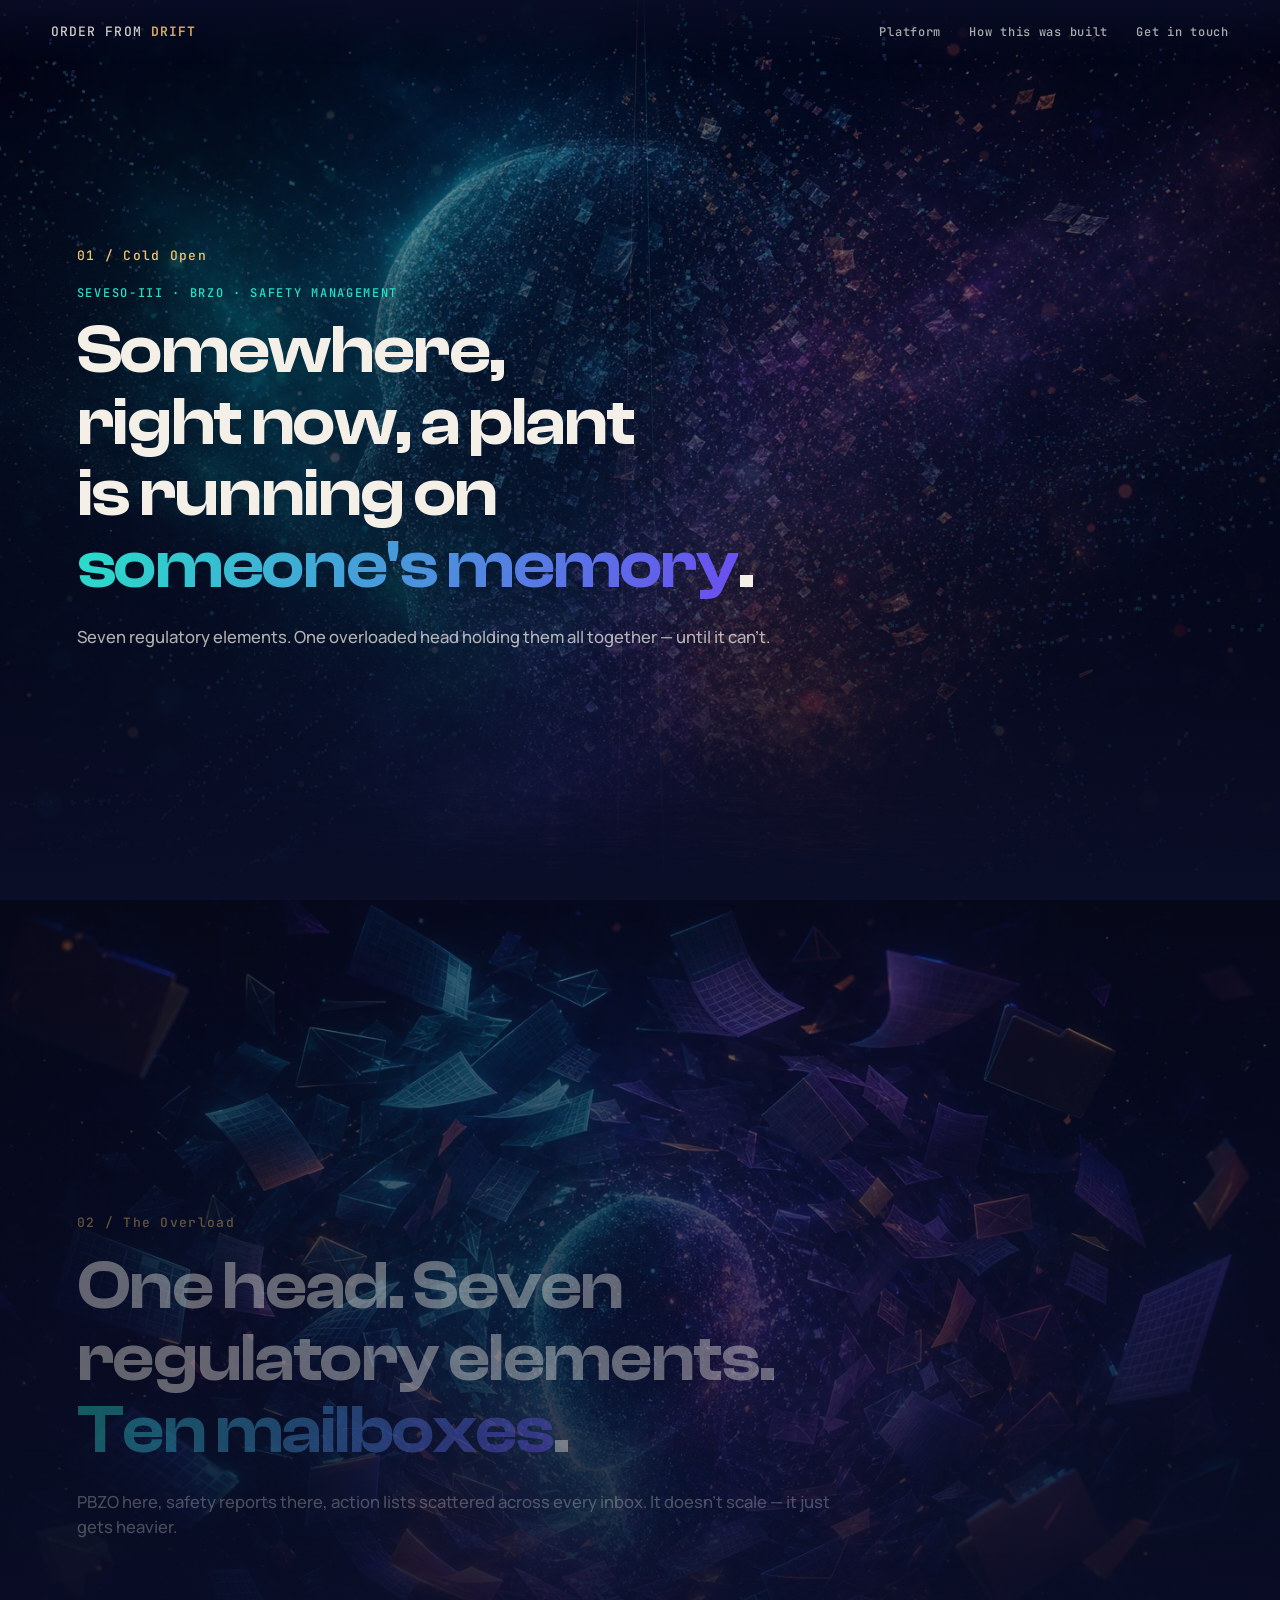
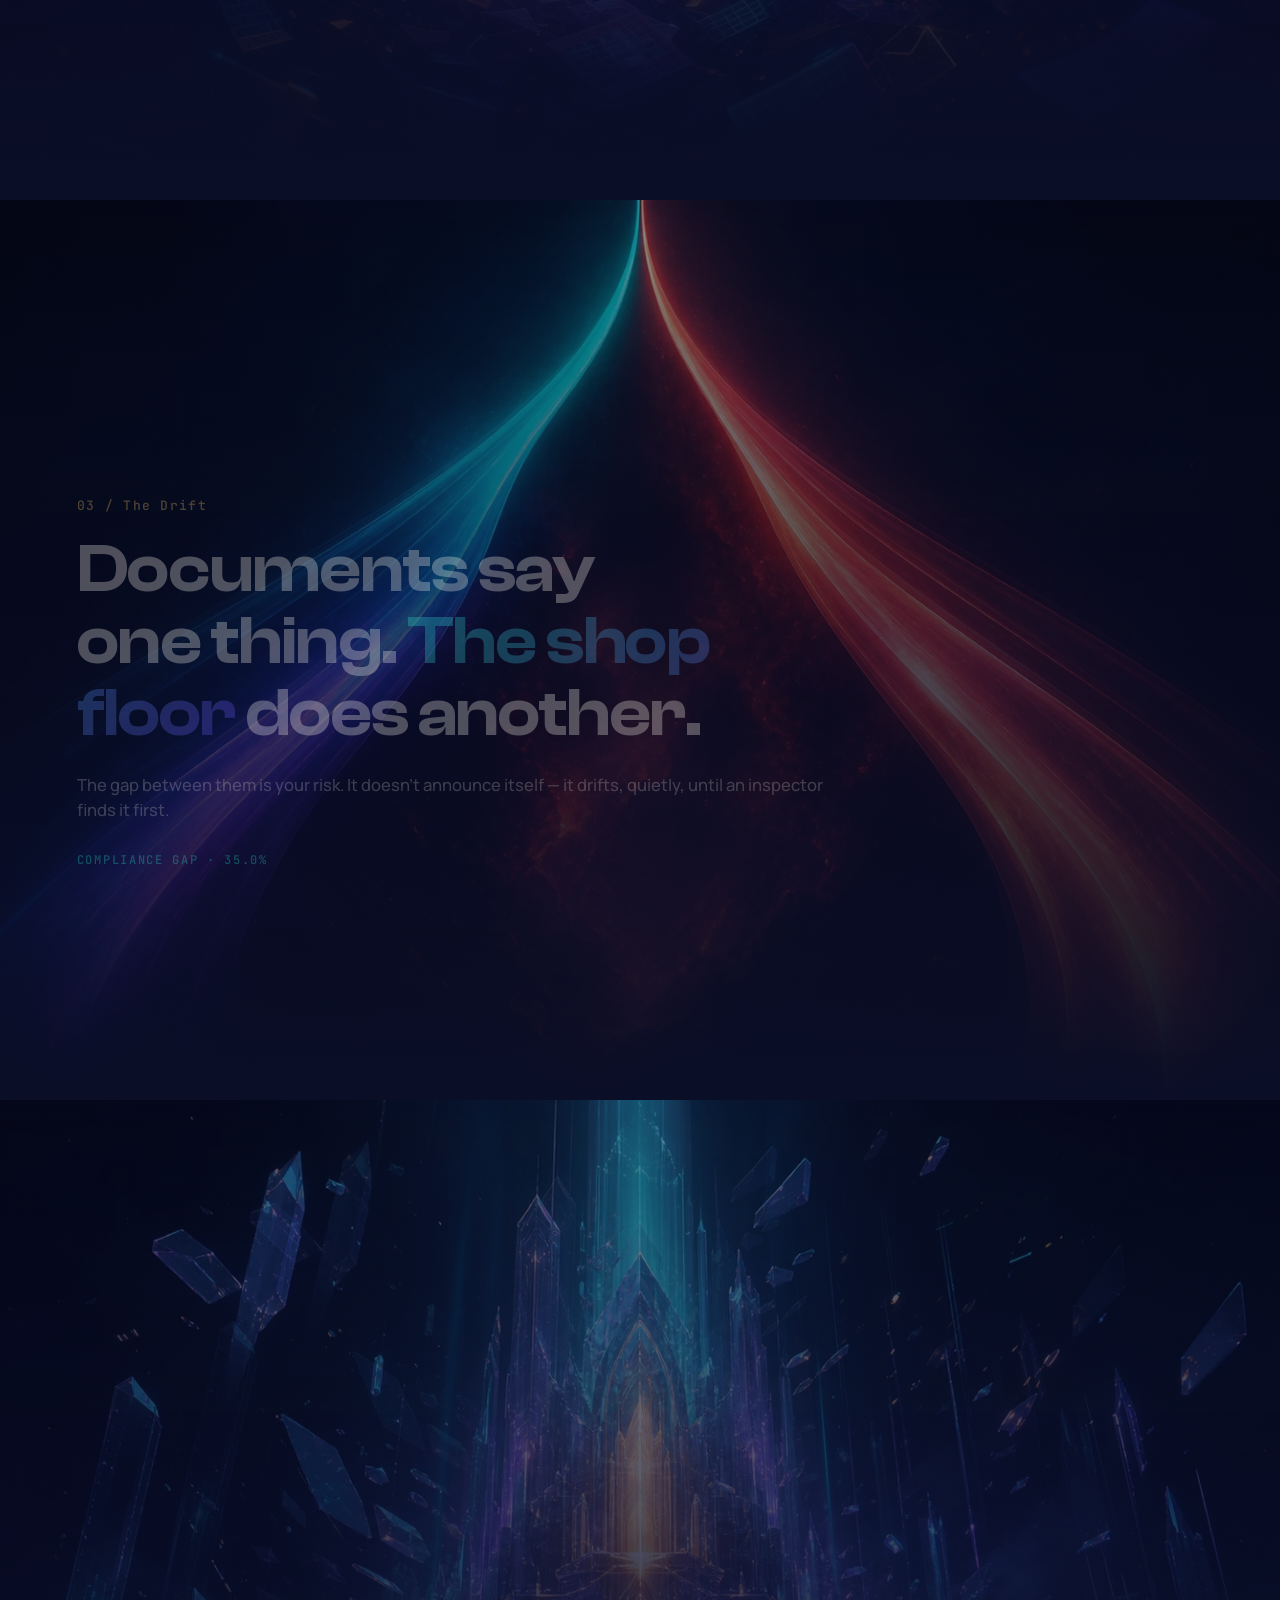
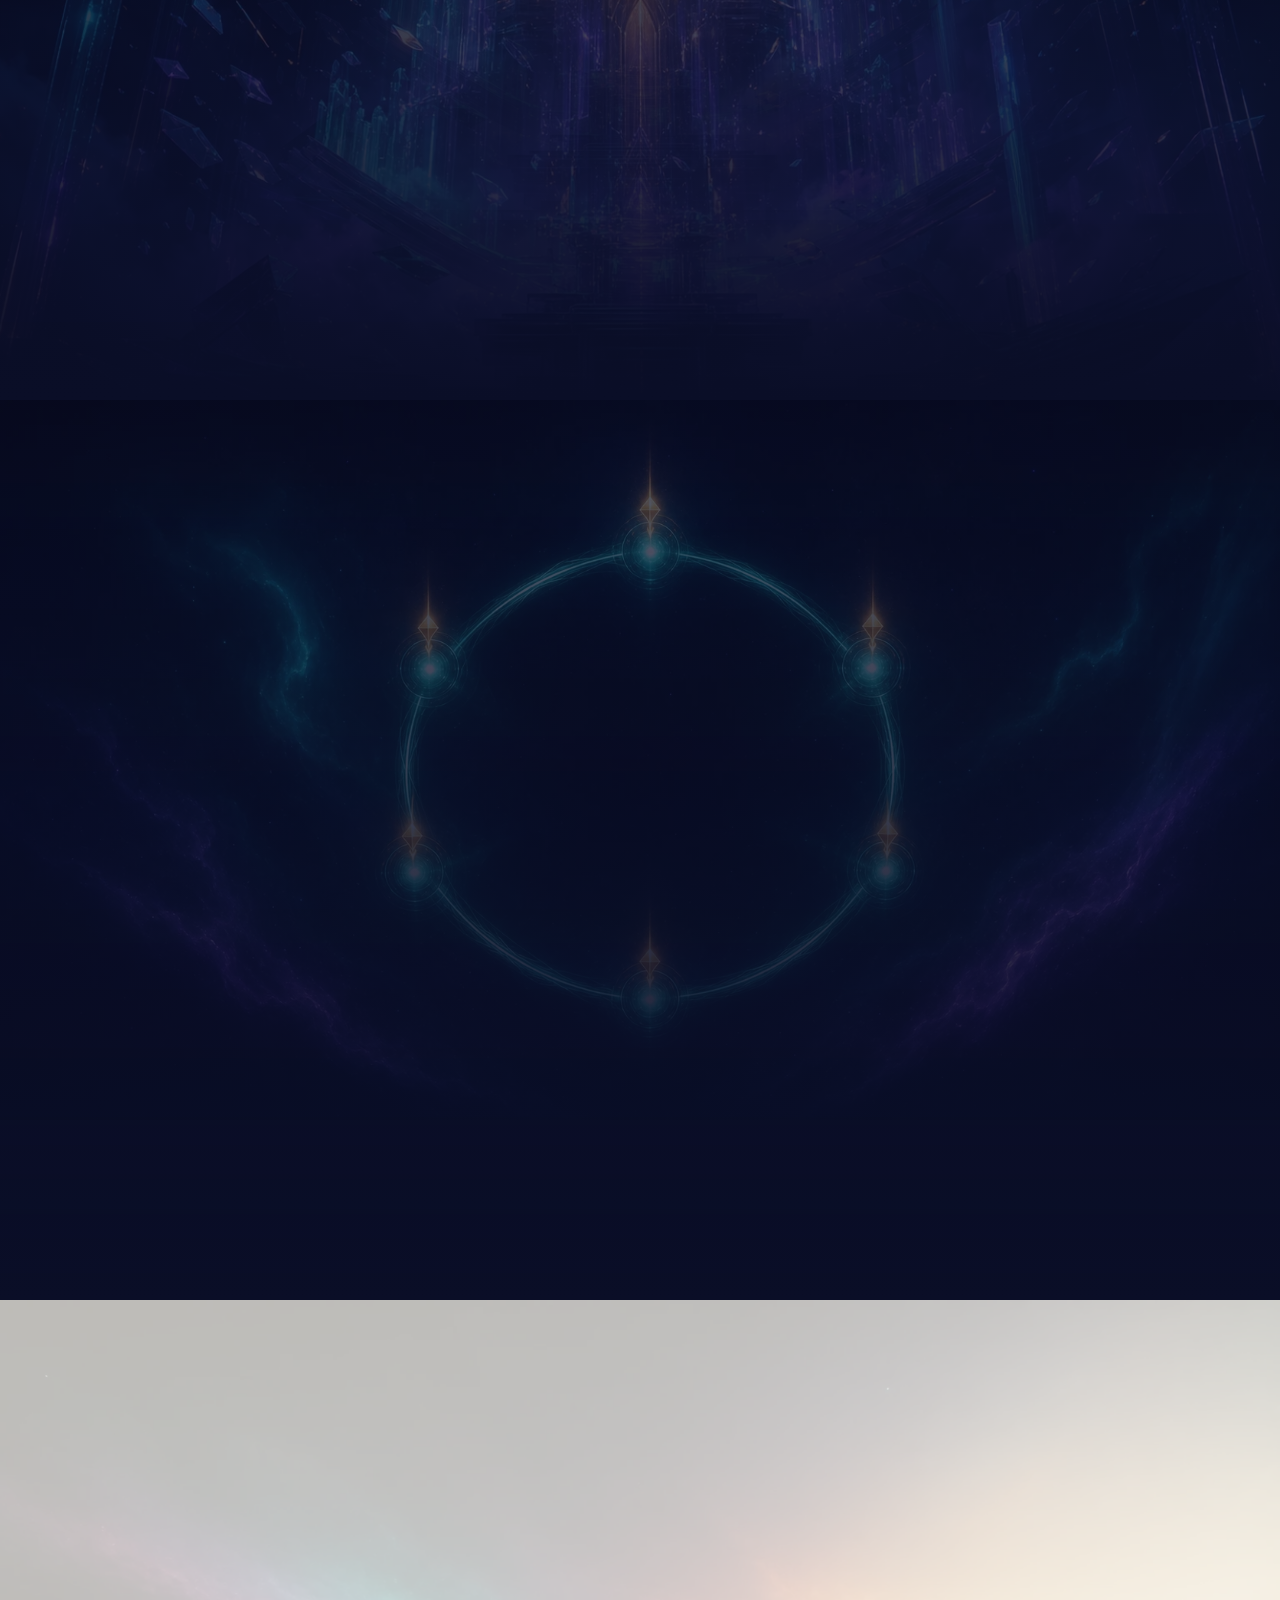
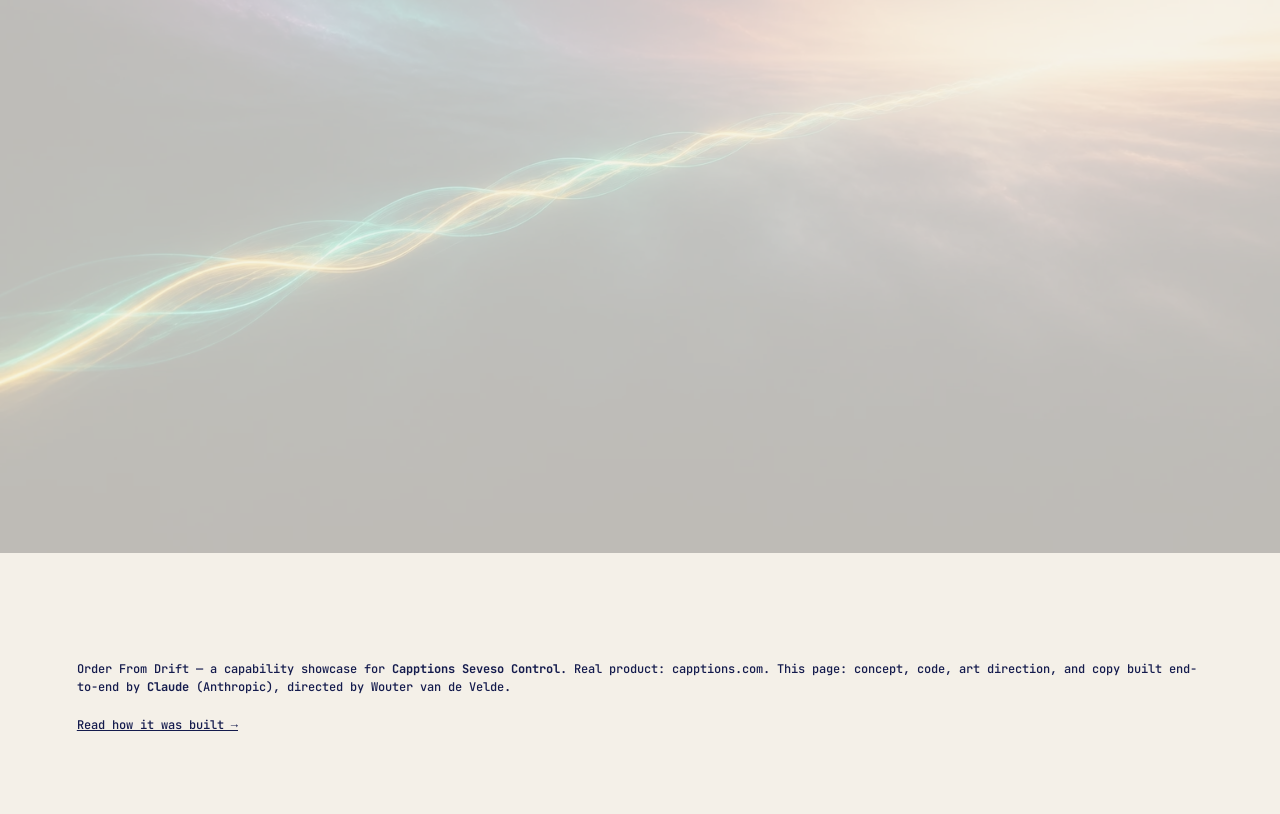
<file: index.html>
<!DOCTYPE html>
<html lang="en">
<head>
<meta charset="utf-8">
<meta name="viewport" content="width=device-width, initial-scale=1">
<title>Order From Drift — Seveso Control by Capptions (AI capability showcase)</title>
<meta name="description" content="A showcase rebuild of Capptions' Seveso Control story — built end-to-end by Claude (Anthropic) to demonstrate AI-driven web design, 3D, and generative asset pipelines.">
<meta name="theme-color" content="#0A0E27">
<link rel="preload" as="font" type="font/woff2" href="assets/fonts/clash-display-600.woff2" crossorigin>
<link rel="stylesheet" href="css/main.css">
</head>
<body data-world="dark">

<div id="drift-3d" class="drift-3d-fixed" style="background-image:url('assets/img/beat7-ambient.webp')"></div>

<nav class="nav">
  <a class="nav__brand" href="#top">ORDER FROM <b>DRIFT</b></a>
  <div class="nav__links">
    <a href="#command-center">Platform</a>
    <a href="/guide/">How this was built</a>
    <a href="#resolved">Get in touch</a>
  </div>
</nav>

<main id="top">

  <!-- BEAT 1 — COLD OPEN -->
  <section class="beat beat--hero" id="beat-1" data-beat="1">
    <img class="beat__bg" src="assets/img/beat1-cold-open.webp" alt="" aria-hidden="true" style="opacity:0.4">
    <video class="beat__loop-video" muted playsinline loop autoplay preload="auto" poster="assets/img/beat1-cold-open.webp" aria-hidden="true" style="opacity:0.4">
      <source src="assets/video/beat1-cold-open.mp4" type="video/mp4">
    </video>
    <div class="beat__scrim"></div>
    <div class="beat__content">
      <p class="beat__number">01 / Cold Open</p>
      <p class="eyebrow">Seveso-III &middot; BRZO &middot; Safety Management</p>
      <h1 class="beat__statement">Somewhere, right now, a plant is running on <em>someone's memory</em>.</h1>
      <p class="beat__sub">Seven regulatory elements. One overloaded head holding them all together — until it can't.</p>
    </div>
  </section>

  <!-- BEAT 2 — THE OVERLOAD -->
  <section class="beat" id="beat-2" data-beat="2">
    <video class="beat__loop-video" muted playsinline loop autoplay preload="metadata" poster="assets/img/beat2-overload.webp" aria-hidden="true">
      <source src="assets/video/beat7-ambient.mp4" type="video/mp4">
    </video>
    <div class="beat__scrim"></div>
    <div class="beat__content">
      <p class="beat__number">02 / The Overload</p>
      <h2 class="beat__statement">One head. Seven regulatory elements. <em>Ten mailboxes</em>.</h2>
      <p class="beat__sub">PBZO here, safety reports there, action lists scattered across every inbox. It doesn't scale — it just gets heavier.</p>
    </div>
  </section>

  <!-- BEAT 3 — THE DRIFT (3D hero moment) -->
  <section class="beat" id="beat-3" data-beat="3">
    <img class="beat__bg" src="assets/img/beat3-drift.webp" alt="" aria-hidden="true">
    <video class="beat__loop-video" muted playsinline loop autoplay preload="metadata" poster="assets/img/beat3-drift.webp" aria-hidden="true">
      <source src="assets/video/beat3-drift.mp4" type="video/mp4">
    </video>
    <div class="beat__scrim"></div>
    <div class="beat__content">
      <p class="beat__number">03 / The Drift</p>
      <h2 class="beat__statement">Documents say one thing. <em>The shop floor</em> does another.</h2>
      <p class="beat__sub">The gap between them is your risk. It doesn't announce itself — it drifts, quietly, until an inspector finds it first.</p>
      <p class="eyebrow" style="margin-top:28px">Compliance gap &middot; <span id="gap-readout">00.0%</span></p>
    </div>
  </section>

  <!-- BEAT 4 — THE REFRAME -->
  <section class="beat" id="beat-4" data-beat="4">
    <img class="beat__bg" src="assets/img/beat4-reframe.webp" alt="" aria-hidden="true">
    <video class="beat__loop-video" muted playsinline loop autoplay preload="metadata" poster="assets/img/beat4-reframe.webp" aria-hidden="true">
      <source src="assets/video/beat4-reframe.mp4" type="video/mp4">
    </video>
    <div class="beat__scrim"></div>
    <div class="beat__content">
      <p class="beat__number">04 / The Reframe</p>
      <h2 class="beat__statement">Compliance was never memory-work. <em>It's infrastructure</em>.</h2>
      <p class="beat__sub">The moment the burden becomes a built thing — engineered, not remembered.</p>
    </div>
  </section>

  <!-- BEAT 5 — COMMAND CENTER -->
  <section class="beat" id="beat-5" data-beat="5">
    <img class="beat__bg" src="assets/img/beat5-command-center.webp" alt="" aria-hidden="true" style="opacity:0.5">
    <div class="beat__scrim"></div>
    <div class="beat__content" style="max-width:900px">
      <p class="beat__number">05 / The Command Center</p>
      <h2 class="beat__statement">One system. <em>Seven elements</em>. All green. Always.</h2>
      <div class="dash" id="command-center">
        <span class="eyebrow">Seveso Control&trade; &middot; VBS status</span>
        <div class="dash__grid">
          <div class="dash__card"><span class="dash__el"><b>01</b>Organisation &amp; personnel</span><span class="dash__status"><span class="dash__dot"></span><span class="dash__status-text">Checking&hellip;</span></span></div>
          <div class="dash__card"><span class="dash__el"><b>02</b>Hazard identification</span><span class="dash__status"><span class="dash__dot"></span><span class="dash__status-text">Checking&hellip;</span></span></div>
          <div class="dash__card"><span class="dash__el"><b>03</b>Operational control</span><span class="dash__status"><span class="dash__dot"></span><span class="dash__status-text">Checking&hellip;</span></span></div>
          <div class="dash__card"><span class="dash__el"><b>04</b>Change management</span><span class="dash__status"><span class="dash__dot"></span><span class="dash__status-text">Checking&hellip;</span></span></div>
          <div class="dash__card"><span class="dash__el"><b>05</b>Emergency planning</span><span class="dash__status"><span class="dash__dot"></span><span class="dash__status-text">Checking&hellip;</span></span></div>
          <div class="dash__card"><span class="dash__el"><b>06</b>Performance monitoring</span><span class="dash__status"><span class="dash__dot"></span><span class="dash__status-text">Checking&hellip;</span></span></div>
          <div class="dash__card"><span class="dash__el"><b>07</b>Audit &amp; review</span><span class="dash__status"><span class="dash__dot"></span><span class="dash__status-text">Checking&hellip;</span></span></div>
        </div>
      </div>
    </div>
  </section>

  <!-- BEAT 6 — AUDIT-READY (resolved, warm) -->
  <section class="beat beat--resolved" id="beat-6" data-beat="6">
    <img class="beat__bg" src="assets/img/beat6-audit-ready.webp" alt="" aria-hidden="true" style="opacity:0.22">
    <div class="beat__content" id="resolved">
      <p class="beat__number">06 / Audit-Ready</p>
      <h2 class="beat__statement">When the inspector walks in, <em>you don't scramble</em>.</h2>
      <p class="beat__sub">You just open it. One system, always current, always defensible.</p>
      <p class="eyebrow" style="margin-top:8px">Compliance gap &middot; 0.0% &middot; 7 / 7 elements ready</p>
      <a class="btn" href="mailto:hello@capptions.com">Talk to Capptions &rarr;</a>
    </div>
  </section>

</main>

<footer class="footer">
  <span>Order From Drift — a capability showcase for <strong>Capptions Seveso Control</strong>. Real product: capptions.com. This page: concept, code, art direction, and copy built end-to-end by <strong>Claude</strong> (Anthropic), directed by Wouter van de Velde.</span>
  <a href="/guide/">Read how it was built &rarr;</a>
</footer>

<script src="vendor/three.min.js"></script>
<script src="js/drift-scene.js"></script>
<script src="vendor/lenis.min.js"></script>
<script src="vendor/gsap.min.js"></script>
<script src="vendor/ScrollTrigger.min.js"></script>
<script src="js/main.js"></script>
</body>
</html>
</file>
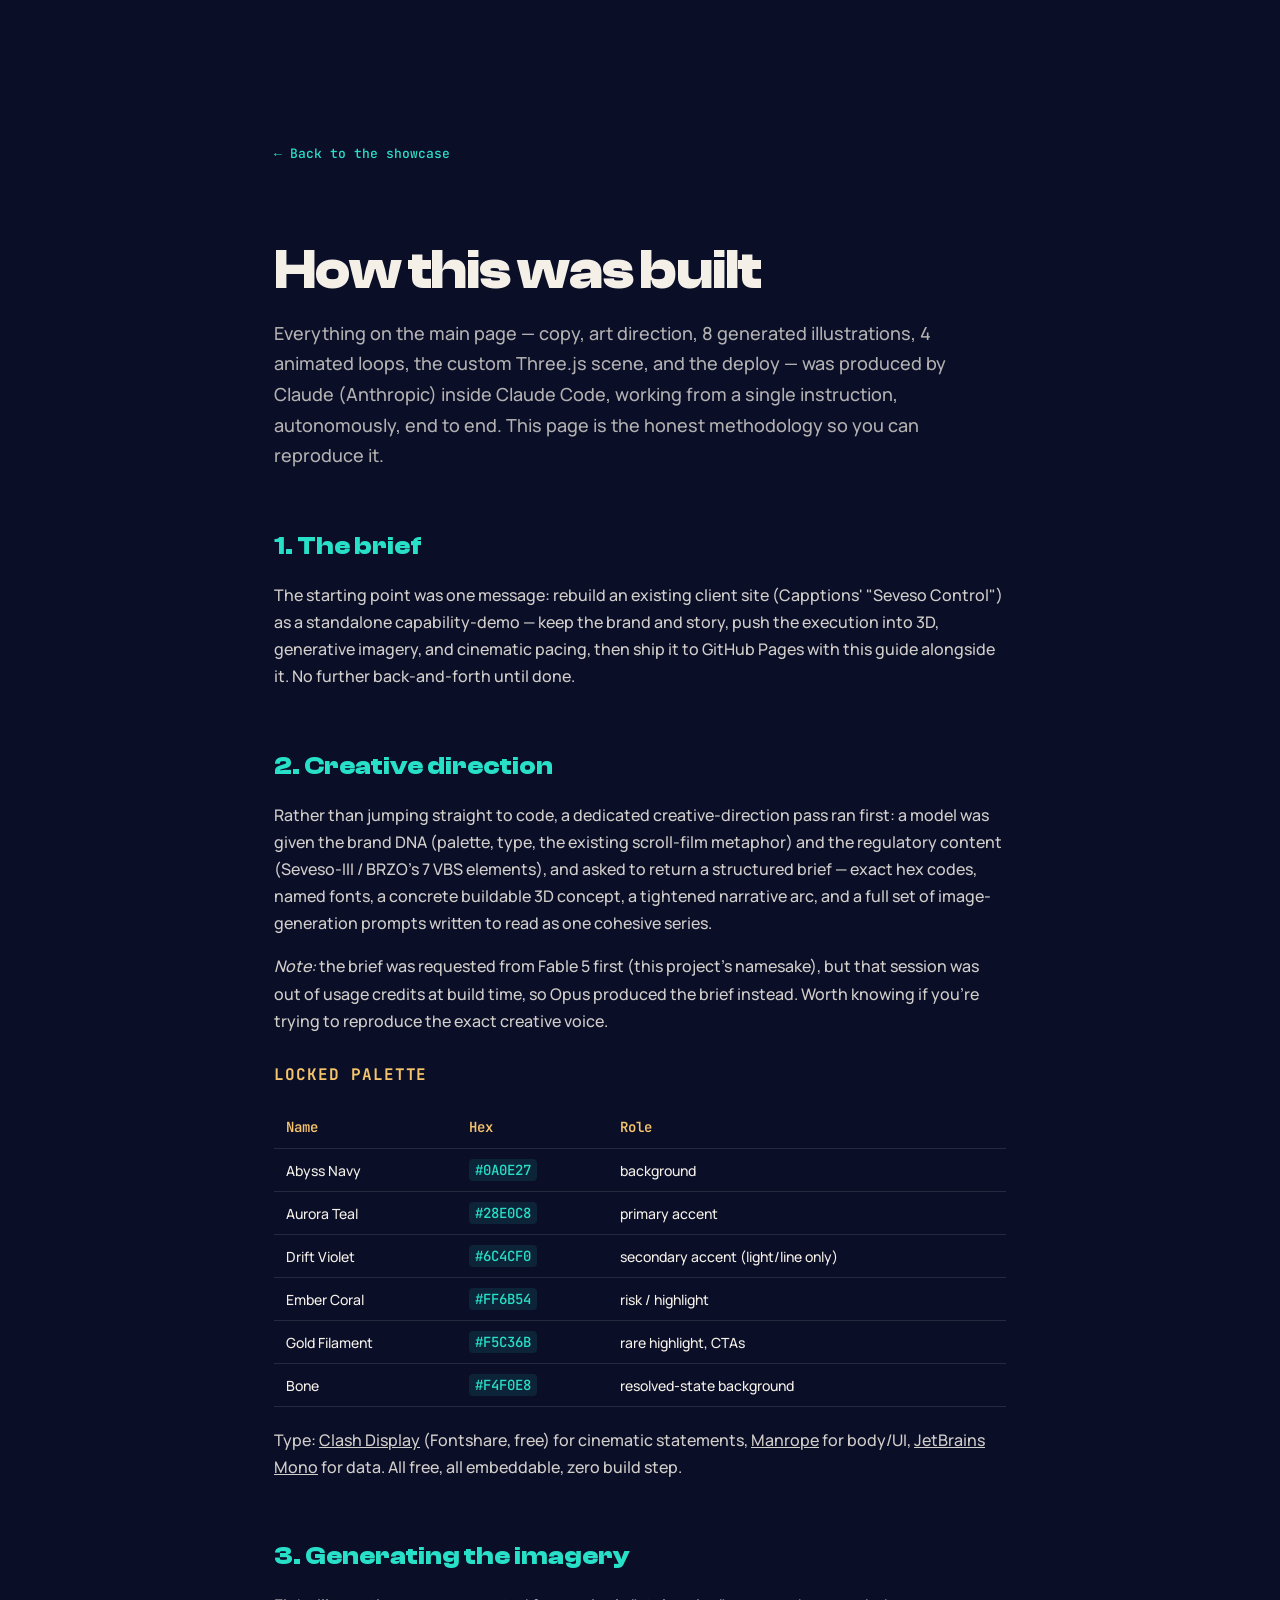
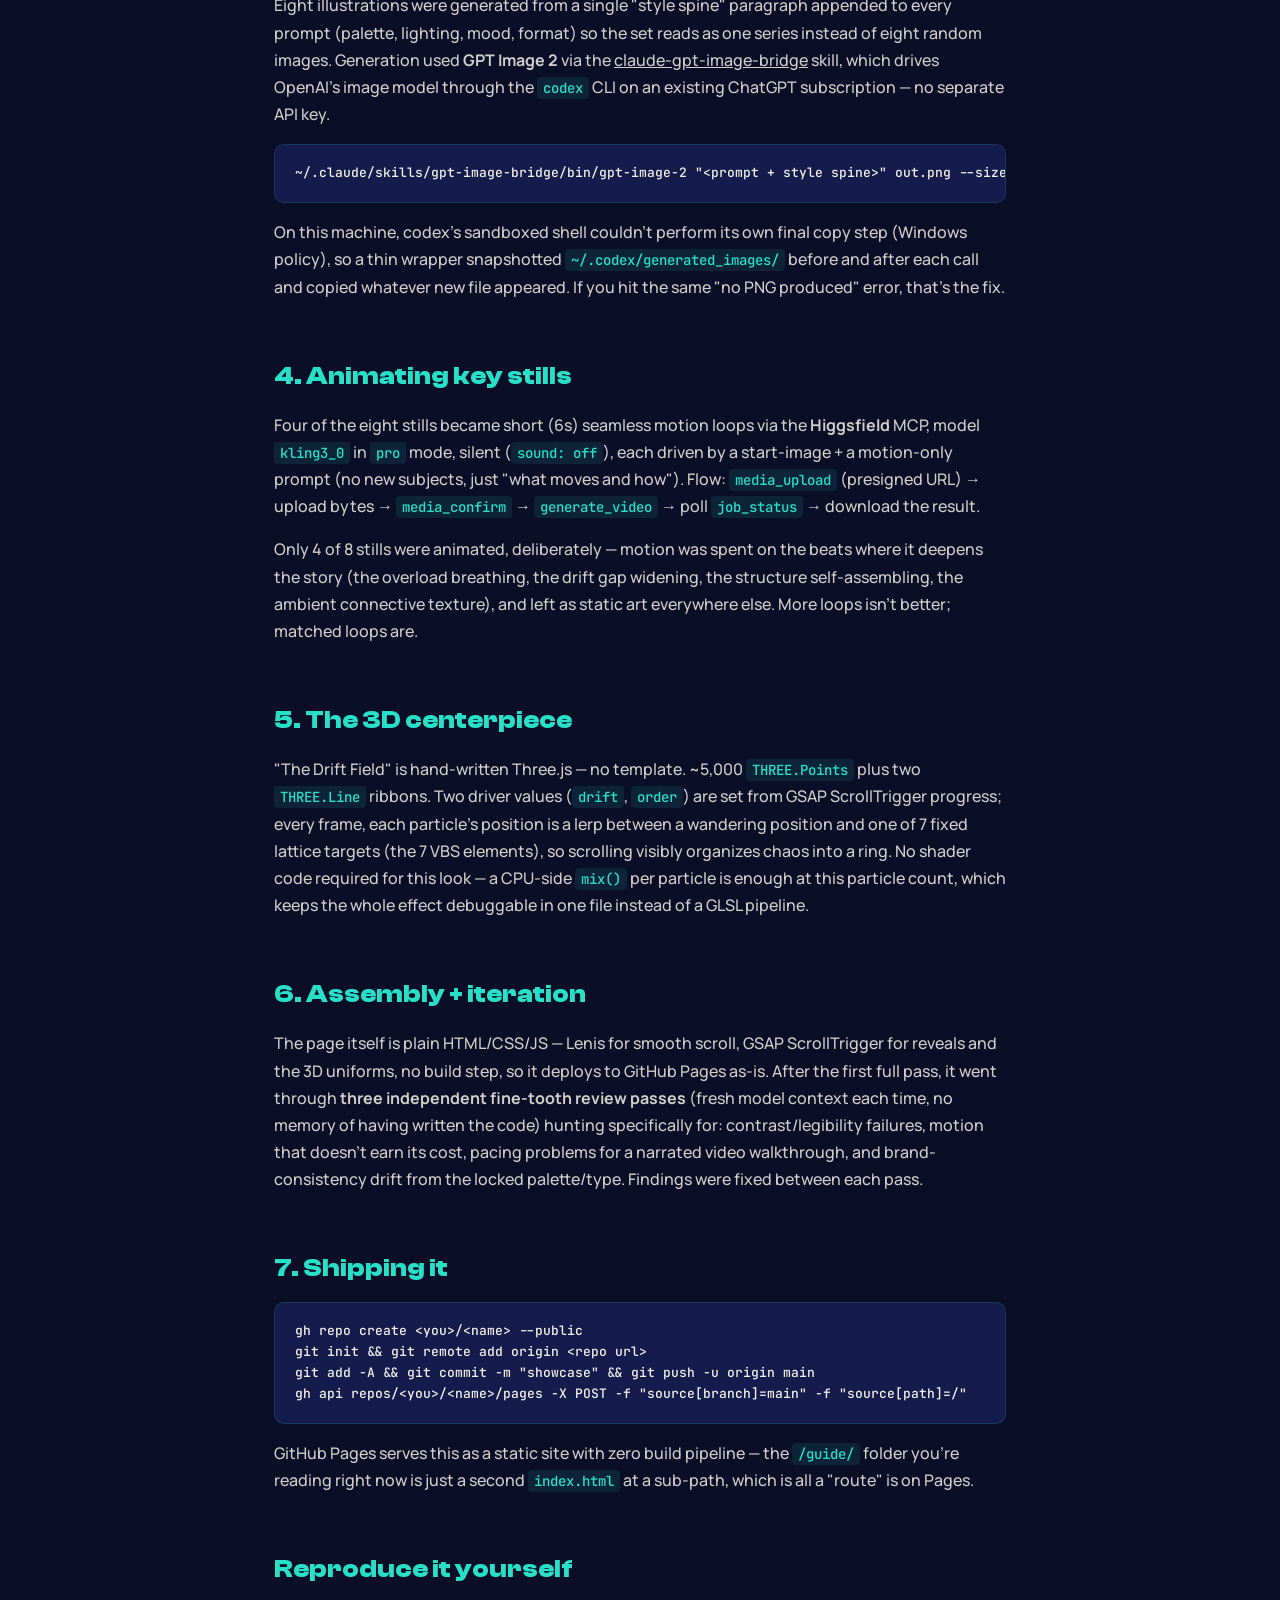
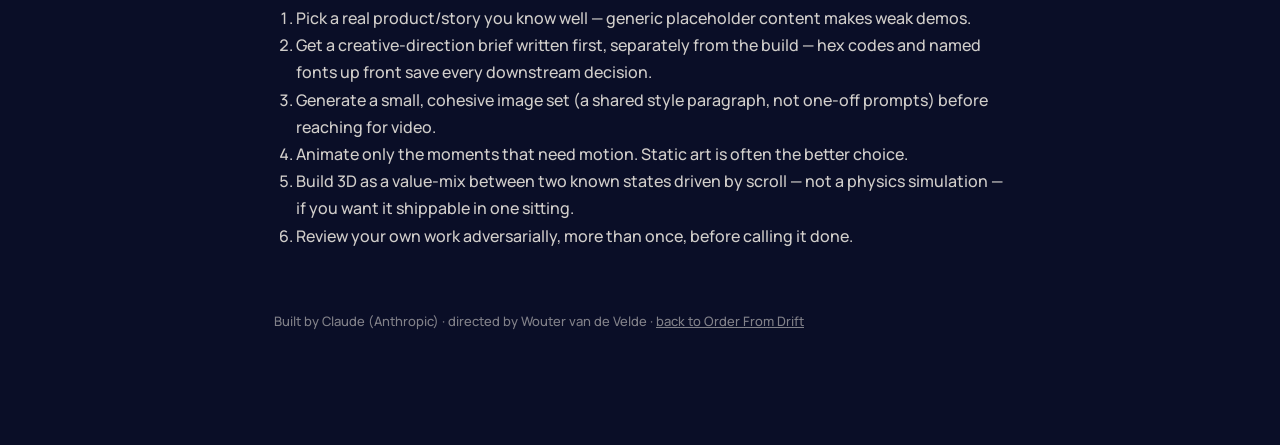
<file: guide/index.html>
<!DOCTYPE html>
<html lang="en">
<head>
<meta charset="utf-8">
<meta name="viewport" content="width=device-width, initial-scale=1">
<title>How this was built — Order From Drift guide</title>
<meta name="description" content="Methodology: how the Order From Drift showcase was built end-to-end with Claude Code, GPT-Image-2, Higgsfield, and Three.js.">
<meta name="theme-color" content="#0A0E27">
<link rel="stylesheet" href="../css/main.css">
<style>
  .guide { max-width: 780px; margin: 0 auto; padding: 140px 24px 100px; }
  .guide h1 { font-family: var(--display); font-size: clamp(32px,5vw,56px); line-height: 1.05; letter-spacing: -0.02em; margin-bottom: 8px; }
  .guide p.lede { color: rgba(244,240,232,0.72); font-size: 18px; margin-bottom: 48px; }
  .guide h2 { font-family: var(--display); font-size: 26px; margin-top: 56px; margin-bottom: 14px; color: var(--teal); }
  .guide h3 { font-size: 16px; font-family: var(--mono); text-transform: uppercase; letter-spacing: 0.06em; color: var(--gold); margin-top: 28px; }
  .guide p, .guide li { font-size: 16px; line-height: 1.7; color: rgba(244,240,232,0.85); }
  .guide code { font-family: var(--mono); font-size: 14px; background: rgba(40,224,200,0.1); padding: 2px 6px; border-radius: 4px; color: var(--teal); }
  .guide pre { background: var(--command); border: 1px solid rgba(40,224,200,0.15); border-radius: 10px; padding: 18px 20px; overflow-x: auto; font-family: var(--mono); font-size: 13px; line-height: 1.6; }
  .guide ol, .guide ul { padding-left: 22px; }
  .guide table { width: 100%; border-collapse: collapse; margin: 20px 0; font-size: 14px; }
  .guide th, .guide td { text-align: left; padding: 10px 12px; border-bottom: 1px solid rgba(244,240,232,0.12); }
  .guide th { font-family: var(--mono); color: var(--gold); font-weight: 600; }
  .back { display: inline-block; margin-bottom: 40px; font-family: var(--mono); font-size: 13px; color: var(--teal); text-decoration: none; }
</style>
</head>
<body>
<div class="guide">
  <a class="back" href="../">&larr; Back to the showcase</a>
  <h1>How this was built</h1>
  <p class="lede">Everything on the main page — copy, art direction, 8 generated illustrations, 4 animated loops, the custom Three.js scene, and the deploy — was produced by Claude (Anthropic) inside Claude Code, working from a single instruction, autonomously, end to end. This page is the honest methodology so you can reproduce it.</p>

  <h2>1. The brief</h2>
  <p>The starting point was one message: rebuild an existing client site (Capptions' "Seveso Control") as a standalone capability-demo — keep the brand and story, push the execution into 3D, generative imagery, and cinematic pacing, then ship it to GitHub Pages with this guide alongside it. No further back-and-forth until done.</p>

  <h2>2. Creative direction</h2>
  <p>Rather than jumping straight to code, a dedicated creative-direction pass ran first: a model was given the brand DNA (palette, type, the existing scroll-film metaphor) and the regulatory content (Seveso-III / BRZO's 7 VBS elements), and asked to return a structured brief — exact hex codes, named fonts, a concrete buildable 3D concept, a tightened narrative arc, and a full set of image-generation prompts written to read as one cohesive series.</p>
  <p><em>Note:</em> the brief was requested from Fable 5 first (this project's namesake), but that session was out of usage credits at build time, so Opus produced the brief instead. Worth knowing if you're trying to reproduce the exact creative voice.</p>

  <h3>Locked palette</h3>
  <table>
    <tr><th>Name</th><th>Hex</th><th>Role</th></tr>
    <tr><td>Abyss Navy</td><td><code>#0A0E27</code></td><td>background</td></tr>
    <tr><td>Aurora Teal</td><td><code>#28E0C8</code></td><td>primary accent</td></tr>
    <tr><td>Drift Violet</td><td><code>#6C4CF0</code></td><td>secondary accent (light/line only)</td></tr>
    <tr><td>Ember Coral</td><td><code>#FF6B54</code></td><td>risk / highlight</td></tr>
    <tr><td>Gold Filament</td><td><code>#F5C36B</code></td><td>rare highlight, CTAs</td></tr>
    <tr><td>Bone</td><td><code>#F4F0E8</code></td><td>resolved-state background</td></tr>
  </table>
  <p>Type: <a href="https://www.fontshare.com/fonts/clash-display" target="_blank" rel="noopener">Clash Display</a> (Fontshare, free) for cinematic statements, <a href="https://fonts.google.com/specimen/Manrope" target="_blank" rel="noopener">Manrope</a> for body/UI, <a href="https://fonts.google.com/specimen/JetBrains+Mono" target="_blank" rel="noopener">JetBrains Mono</a> for data. All free, all embeddable, zero build step.</p>

  <h2>3. Generating the imagery</h2>
  <p>Eight illustrations were generated from a single "style spine" paragraph appended to every prompt (palette, lighting, mood, format) so the set reads as one series instead of eight random images. Generation used <strong>GPT Image 2</strong> via the <a href="https://github.com/oakplank/claude-gpt-image-bridge" target="_blank" rel="noopener">claude-gpt-image-bridge</a> skill, which drives OpenAI's image model through the <code>codex</code> CLI on an existing ChatGPT subscription — no separate API key.</p>
  <pre>~/.claude/skills/gpt-image-bridge/bin/gpt-image-2 "&lt;prompt + style spine&gt;" out.png --size 1536x1024</pre>
  <p>On this machine, codex's sandboxed shell couldn't perform its own final copy step (Windows policy), so a thin wrapper snapshotted <code>~/.codex/generated_images/</code> before and after each call and copied whatever new file appeared. If you hit the same "no PNG produced" error, that's the fix.</p>

  <h2>4. Animating key stills</h2>
  <p>Four of the eight stills became short (6s) seamless motion loops via the <strong>Higgsfield</strong> MCP, model <code>kling3_0</code> in <code>pro</code> mode, silent (<code>sound: off</code>), each driven by a start-image + a motion-only prompt (no new subjects, just "what moves and how"). Flow: <code>media_upload</code> (presigned URL) &rarr; upload bytes &rarr; <code>media_confirm</code> &rarr; <code>generate_video</code> &rarr; poll <code>job_status</code> &rarr; download the result.</p>
  <p>Only 4 of 8 stills were animated, deliberately — motion was spent on the beats where it deepens the story (the overload breathing, the drift gap widening, the structure self-assembling, the ambient connective texture), and left as static art everywhere else. More loops isn't better; matched loops are.</p>

  <h2>5. The 3D centerpiece</h2>
  <p>"The Drift Field" is hand-written Three.js — no template. ~5,000 <code>THREE.Points</code> plus two <code>THREE.Line</code> ribbons. Two driver values (<code>drift</code>, <code>order</code>) are set from GSAP ScrollTrigger progress; every frame, each particle's position is a lerp between a wandering position and one of 7 fixed lattice targets (the 7 VBS elements), so scrolling visibly organizes chaos into a ring. No shader code required for this look — a CPU-side <code>mix()</code> per particle is enough at this particle count, which keeps the whole effect debuggable in one file instead of a GLSL pipeline.</p>

  <h2>6. Assembly + iteration</h2>
  <p>The page itself is plain HTML/CSS/JS — Lenis for smooth scroll, GSAP ScrollTrigger for reveals and the 3D uniforms, no build step, so it deploys to GitHub Pages as-is. After the first full pass, it went through <strong>three independent fine-tooth review passes</strong> (fresh model context each time, no memory of having written the code) hunting specifically for: contrast/legibility failures, motion that doesn't earn its cost, pacing problems for a narrated video walkthrough, and brand-consistency drift from the locked palette/type. Findings were fixed between each pass.</p>

  <h2>7. Shipping it</h2>
  <pre>gh repo create &lt;you&gt;/&lt;name&gt; --public
git init &amp;&amp; git remote add origin &lt;repo url&gt;
git add -A &amp;&amp; git commit -m "showcase" &amp;&amp; git push -u origin main
gh api repos/&lt;you&gt;/&lt;name&gt;/pages -X POST -f "source[branch]=main" -f "source[path]=/"</pre>
  <p>GitHub Pages serves this as a static site with zero build pipeline — the <code>/guide/</code> folder you're reading right now is just a second <code>index.html</code> at a sub-path, which is all a "route" is on Pages.</p>

  <h2>Reproduce it yourself</h2>
  <ol>
    <li>Pick a real product/story you know well — generic placeholder content makes weak demos.</li>
    <li>Get a creative-direction brief written first, separately from the build — hex codes and named fonts up front save every downstream decision.</li>
    <li>Generate a small, cohesive image set (a shared style paragraph, not one-off prompts) before reaching for video.</li>
    <li>Animate only the moments that need motion. Static art is often the better choice.</li>
    <li>Build 3D as a value-mix between two known states driven by scroll — not a physics simulation — if you want it shippable in one sitting.</li>
    <li>Review your own work adversarially, more than once, before calling it done.</li>
  </ol>

  <p style="margin-top:60px;opacity:0.6;font-size:13px">Built by Claude (Anthropic) · directed by Wouter van de Velde · <a href="../">back to Order From Drift</a></p>
</div>
</body>
</html>
</file>
<file: css/main.css>
/* Order From Drift — Capptions Seveso Control showcase
   Palette/type per DESIGN.md. */

/* Self-hosted (Manrope + JetBrains Mono ship as single variable-weight
   files from Google; Clash Display needs its two static weights from
   Fontshare) - no external font CDN dependency for a page whose whole
   identity is its type. */
@font-face {
  font-family: 'Manrope'; font-style: normal; font-weight: 400 800;
  font-display: swap; src: url('../assets/fonts/manrope-variable.woff2') format('woff2');
}
@font-face {
  font-family: 'JetBrains Mono'; font-style: normal; font-weight: 400 700;
  font-display: swap; src: url('../assets/fonts/jetbrains-mono-variable.woff2') format('woff2');
}
@font-face {
  font-family: 'Clash Display'; font-style: normal; font-weight: 600;
  font-display: swap; src: url('../assets/fonts/clash-display-600.woff2') format('woff2');
}
@font-face {
  font-family: 'Clash Display'; font-style: normal; font-weight: 700;
  font-display: swap; src: url('../assets/fonts/clash-display-700.woff2') format('woff2');
}

:root {
  --abyss: #0A0E27;
  --command: #141B4D;
  --teal: #28E0C8;
  --violet: #6C4CF0;
  --coral: #FF6B54;
  --gold: #F5C36B;
  --bone: #F4F0E8;
  --aurora: linear-gradient(120deg, var(--teal) 0%, var(--violet) 100%);
  /* abyss-on-violet fails AA contrast (3.56:1) at the gradient's far end -
     text-bearing surfaces (buttons) use this teal-biased variant instead */
  --aurora-text-safe: linear-gradient(120deg, var(--teal) 0%, var(--teal) 55%, var(--violet) 100%);
  --display: 'Clash Display', 'Manrope', sans-serif;
  --body: 'Manrope', sans-serif;
  --mono: 'JetBrains Mono', monospace;
  --radius: 18px;
}

* { box-sizing: border-box; }
html { scroll-behavior: auto; }
body {
  margin: 0;
  background: var(--abyss);
  color: var(--bone);
  font-family: var(--body);
  font-weight: 500;
  line-height: 1.5;
  overflow-x: hidden;
}
img, video { max-width: 100%; display: block; }
a { color: inherit; }

.eyebrow {
  font-family: var(--mono);
  font-size: 12px;
  letter-spacing: 0.14em;
  text-transform: uppercase;
  color: var(--teal);
}

/* ---------- Nav ---------- */
.nav {
  position: fixed; top: 0; left: 0; right: 0; z-index: 50;
  display: flex; align-items: center; justify-content: space-between;
  padding: 22px clamp(20px, 4vw, 56px);
  background: linear-gradient(to bottom, rgba(10,14,39,0.85), transparent);
  pointer-events: none;
}
.nav a { pointer-events: auto; }
.nav__brand { font-family: var(--mono); font-size: 13px; letter-spacing: 0.08em; color: var(--bone); text-decoration: none; opacity: 0.85; }
.nav__brand b { color: var(--gold); }
.nav__links { display: flex; gap: 28px; font-family: var(--mono); font-size: 12px; letter-spacing: 0.06em; }
.nav__links a { text-decoration: none; color: var(--bone); opacity: 0.7; }
.nav__links a:hover { opacity: 1; color: var(--teal); }

/* ---------- Beats (full-viewport sections) ---------- */
.beat {
  position: relative;
  min-height: 100vh; min-height: 100svh;
  display: flex; align-items: center;
  padding: 120px clamp(20px, 6vw, 100px);
  overflow: hidden;
}
.beat__bg {
  position: absolute; inset: 0; z-index: 0;
  object-fit: cover; opacity: 0.55;
}
.beat__scrim {
  position: absolute; inset: 0; z-index: 1;
  background: linear-gradient(180deg, rgba(10,14,39,0.35) 0%, rgba(10,14,39,0.75) 65%, var(--abyss) 100%);
}
.beat__content { position: relative; z-index: 2; max-width: 760px; }
.beat__number { font-family: var(--mono); font-size: 13px; color: var(--gold); letter-spacing: 0.1em; margin-bottom: 18px; }
.beat__statement {
  font-family: var(--display);
  font-weight: 600;
  font-size: clamp(32px, 5.4vw, 76px);
  line-height: 1.04;
  letter-spacing: -0.02em;
  margin: 0 0 24px;
  text-wrap: balance;
}
.beat__statement em {
  font-style: normal; background: var(--aurora);
  -webkit-background-clip: text; background-clip: text;
  -webkit-text-fill-color: transparent; color: transparent;
}
/* If background-clip:text doesn't paint (older WebViews, print, forced-colors),
   the emphasis words are load-bearing headline text - never let them go
   invisible via a stranded `color:transparent`. */
@supports not (background-clip: text) {
  .beat__statement em { -webkit-text-fill-color: var(--teal); color: var(--teal); background: none; }
}
@media (forced-colors: active) {
  .beat__statement em { -webkit-text-fill-color: CanvasText; color: CanvasText; background: none; }
}
.beat__sub { font-size: clamp(16px, 1.3vw, 20px); color: rgba(244,240,232,0.72); max-width: 46em; text-wrap: pretty; }

/* ---------- Hero / drift 3D (page-fixed, shows through transparent beat bgs) ---------- */
.drift-3d-fixed {
  position: fixed; inset: 0; z-index: 0;
  background-size: cover; background-position: center;
  opacity: 0.9; transition: opacity 0.6s ease;
}
.beat--hero .beat__scrim { background: linear-gradient(180deg, rgba(10,14,39,0.1) 0%, rgba(10,14,39,0.55) 70%, var(--abyss) 100%); }
.beat, .footer { position: relative; z-index: 1; }
#command-center, #resolved, #top { scroll-margin-top: 100px; }

/* ---------- Loop video moments ---------- */
.beat__loop-video {
  position: absolute; inset: 0; z-index: 0;
  width: 100%; height: 100%; object-fit: cover; opacity: 0.65;
}

/* ---------- Dashboard (beat 5) ---------- */
.dash {
  position: relative; z-index: 2;
  background: linear-gradient(160deg, rgba(20,27,77,0.88), rgba(10,14,39,0.95)),
              url('../assets/img/beat8-dashboard-bg.webp');
  background-size: cover; background-position: center;
  border: 1px solid rgba(40,224,200,0.18);
  border-radius: var(--radius);
  padding: clamp(20px, 3vw, 36px);
  max-width: 900px;
  -webkit-backdrop-filter: blur(6px);
  backdrop-filter: blur(6px);
  box-shadow: 0 40px 100px -30px rgba(0,0,0,0.6);
}
.dash__grid { display: grid; grid-template-columns: repeat(auto-fit, minmax(240px, 1fr)); gap: 14px; margin-top: 22px; }
.dash__card {
  display: flex; align-items: center; justify-content: space-between; gap: 12px;
  padding: 14px 16px; border-radius: 12px;
  background: rgba(244,240,232,0.03); border: 1px solid rgba(244,240,232,0.08);
}
.dash__card b { font-family: var(--mono); font-size: 11px; color: var(--gold); opacity: 0.8; margin-right: 8px; }
.dash__el { font-size: 14px; font-weight: 600; }
.dash__status { display: flex; align-items: center; gap: 8px; font-family: var(--mono); font-size: 11px; color: var(--coral); transition: color 0.4s ease; }
.dash__dot { width: 8px; height: 8px; border-radius: 50%; background: var(--coral); box-shadow: 0 0 10px var(--coral); transition: background 0.4s ease, box-shadow 0.4s ease; }
.dash__card--ready .dash__dot { background: var(--teal); box-shadow: 0 0 10px var(--teal); }
.dash__card--ready .dash__status { color: var(--teal); }

/* ---------- CTA (beat 6, resolved / warm) ---------- */
.beat--resolved { background: var(--bone); color: var(--command); }
.beat--resolved .beat__sub { color: rgba(20,27,77,0.7); }
.beat--resolved .beat__number { color: var(--coral); }
.btn {
  display: inline-flex; align-items: center; gap: 10px;
  padding: 15px 30px; border-radius: 999px;
  font-family: var(--mono); font-size: 13px; letter-spacing: 0.05em;
  background: var(--aurora-text-safe); color: var(--abyss); font-weight: 700;
  text-decoration: none; margin-top: 32px;
}

/* ---------- Footer credit ---------- */
.footer {
  padding: 60px clamp(20px, 6vw, 100px) 80px;
  background: var(--bone); color: var(--command);
  display: flex; flex-wrap: wrap; gap: 20px; justify-content: space-between; align-items: center;
  font-family: var(--mono); font-size: 12px;
}
.footer a { text-decoration: underline; }

@media (max-width: 720px) {
  .beat { padding: 100px 20px 60px; }
  .dash__grid { grid-template-columns: 1fr; }
}

@media (prefers-reduced-motion: reduce) {
  * { animation: none !important; transition: none !important; }
}
</file>
